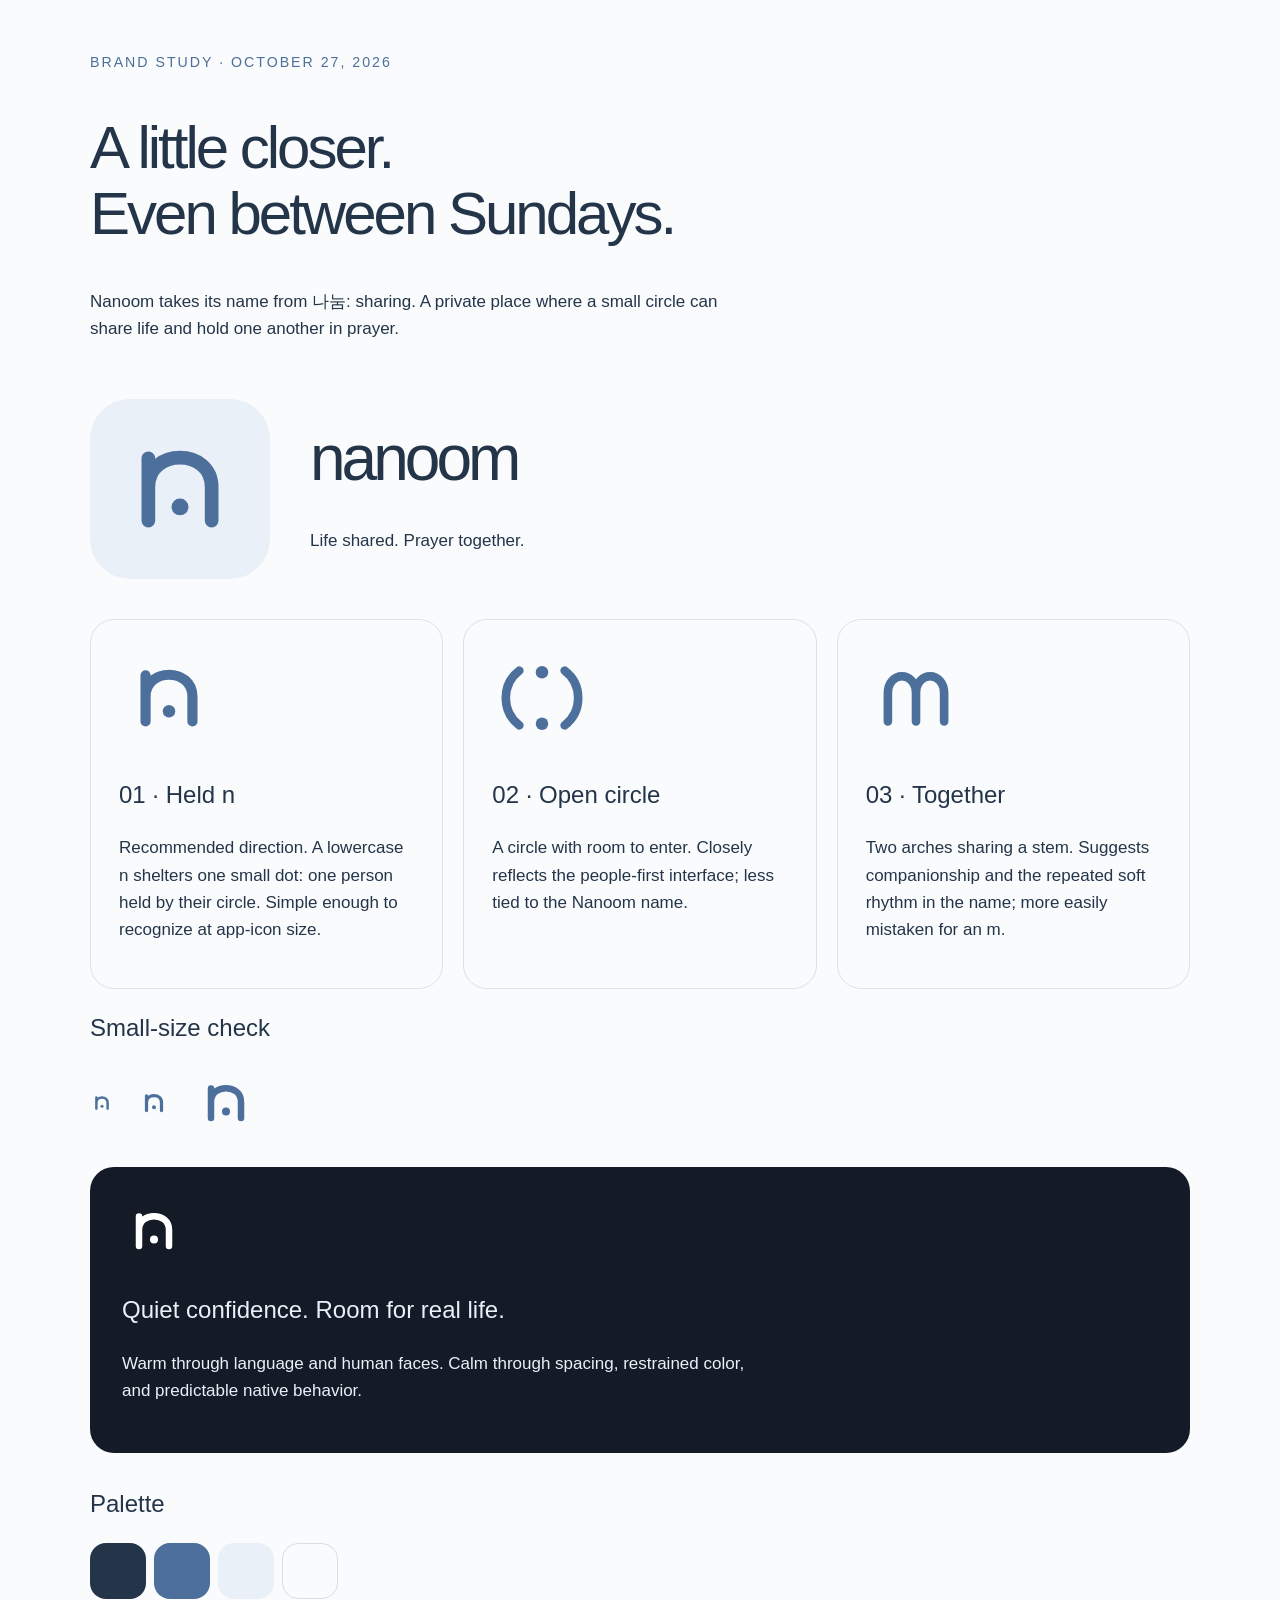
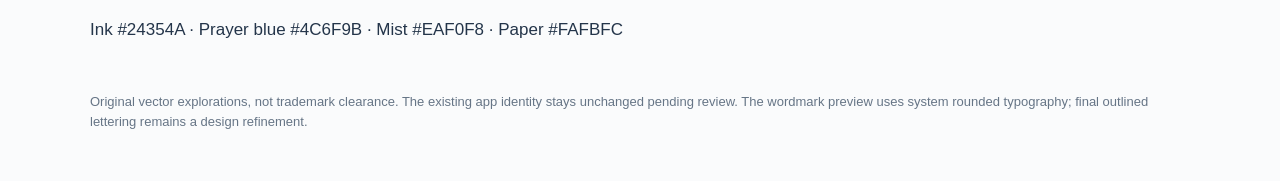
<file: Branding/index.html>
<!doctype html><html lang="en"><meta charset="utf-8"><meta name="viewport" content="width=device-width,initial-scale=1"><title>Nanoom — Brand directions</title><style>*{box-sizing:border-box}body{background:#fafbfc;color:#24354a;font:17px/1.6 -apple-system,BlinkMacSystemFont,sans-serif;margin:0;padding:48px}main{max-width:1100px;margin:auto}small{letter-spacing:2px;color:#4c6f9b}h1{font-size:60px;letter-spacing:-3px;line-height:1.1;font-weight:500}h2{font-size:24px;font-weight:500}.wordmark{font-family:ui-rounded,-apple-system,sans-serif;font-size:64px;letter-spacing:-4px;font-weight:500}.hero{display:flex;gap:40px;align-items:center;padding:40px 0}.hero img{width:180px;border-radius:40px}.grid{display:grid;grid-template-columns:repeat(3,1fr);gap:20px}.card{border:1px solid #dae2ec;border-radius:24px;padding:28px}.card img{width:100px;height:100px}.swatches{display:flex;gap:8px}.swatches span{width:56px;height:56px;border-radius:16px}.dark{background:#141b26;color:#e9f0fa;border-radius:24px;padding:32px;margin:32px 0}.dark img{filter:brightness(1.6)}.sizes{display:flex;gap:24px;align-items:center;margin:24px 0}.sizes img{width:var(--s);height:var(--s)}p{max-width:650px}footer{font-size:13px;color:#667586;margin-top:48px}@media(max-width:700px){body{padding:24px}.grid{grid-template-columns:1fr}h1{font-size:44px}.hero{gap:20px}.hero img{width:100px}.wordmark{font-size:48px}}</style><main><small>BRAND STUDY · OCTOBER 27, 2026</small><h1>A little closer.<br>Even between Sundays.</h1><p>Nanoom takes its name from 나눔: sharing. A private place where a small circle can share life and hold one another in prayer.</p><div class="hero"><img src="nanoom-icon.svg" alt="Held n app icon concept"><div><div class="wordmark">nanoom</div><p>Life shared. Prayer together.</p></div></div><div class="grid"><article class="card"><img src="nanoom-mark.svg" alt="Held n mark"><h2>01 · Held n</h2><p>Recommended direction. A lowercase n shelters one small dot: one person held by their circle. Simple enough to recognize at app-icon size.</p></article><article class="card"><img src="nanoom-mark-circle.svg" alt="Open circle mark"><h2>02 · Open circle</h2><p>A circle with room to enter. Closely reflects the people-first interface; less tied to the Nanoom name.</p></article><article class="card"><img src="nanoom-mark-pair.svg" alt="Together mark"><h2>03 · Together</h2><p>Two arches sharing a stem. Suggests companionship and the repeated soft rhythm in the name; more easily mistaken for an m.</p></article></div><h2>Small-size check</h2><div class="sizes"><img style="--s:24px" src="nanoom-mark.svg" alt="24 pixel mark"><img style="--s:32px" src="nanoom-mark.svg" alt="32 pixel mark"><img style="--s:64px" src="nanoom-mark.svg" alt="64 pixel mark"></div><div class="dark"><img src="nanoom-mark-white.svg" width="64" alt="White monochrome mark on dark background"><h2>Quiet confidence. Room for real life.</h2><p>Warm through language and human faces. Calm through spacing, restrained color, and predictable native behavior.</p></div><h2>Palette</h2><div class="swatches"><span style="background:#24354a"></span><span style="background:#4c6f9b"></span><span style="background:#eaf0f8"></span><span style="background:#fafbfc;border:1px solid #ddd"></span></div><p>Ink #24354A · Prayer blue #4C6F9B · Mist #EAF0F8 · Paper #FAFBFC</p><footer>Original vector explorations, not trademark clearance. The existing app identity stays unchanged pending review. The wordmark preview uses system rounded typography; final outlined lettering remains a design refinement.</footer></main></html>
</file>
